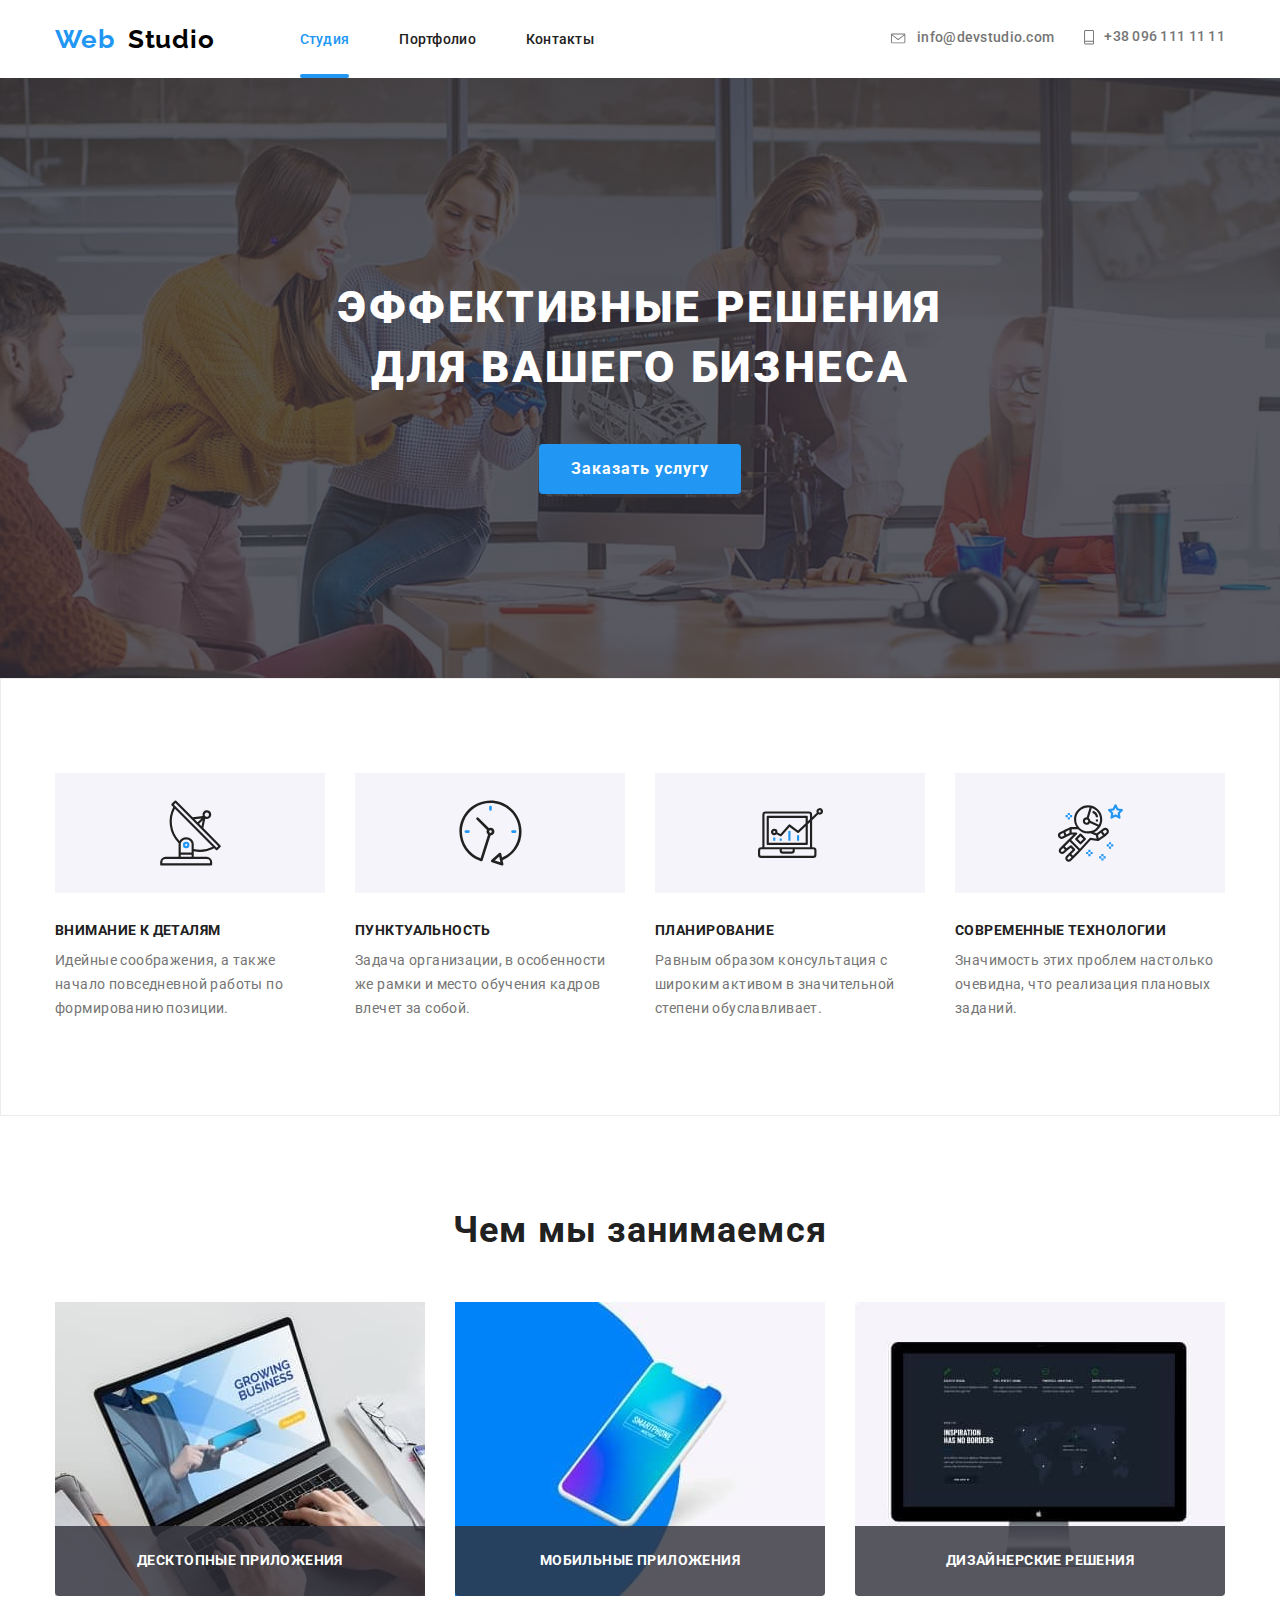
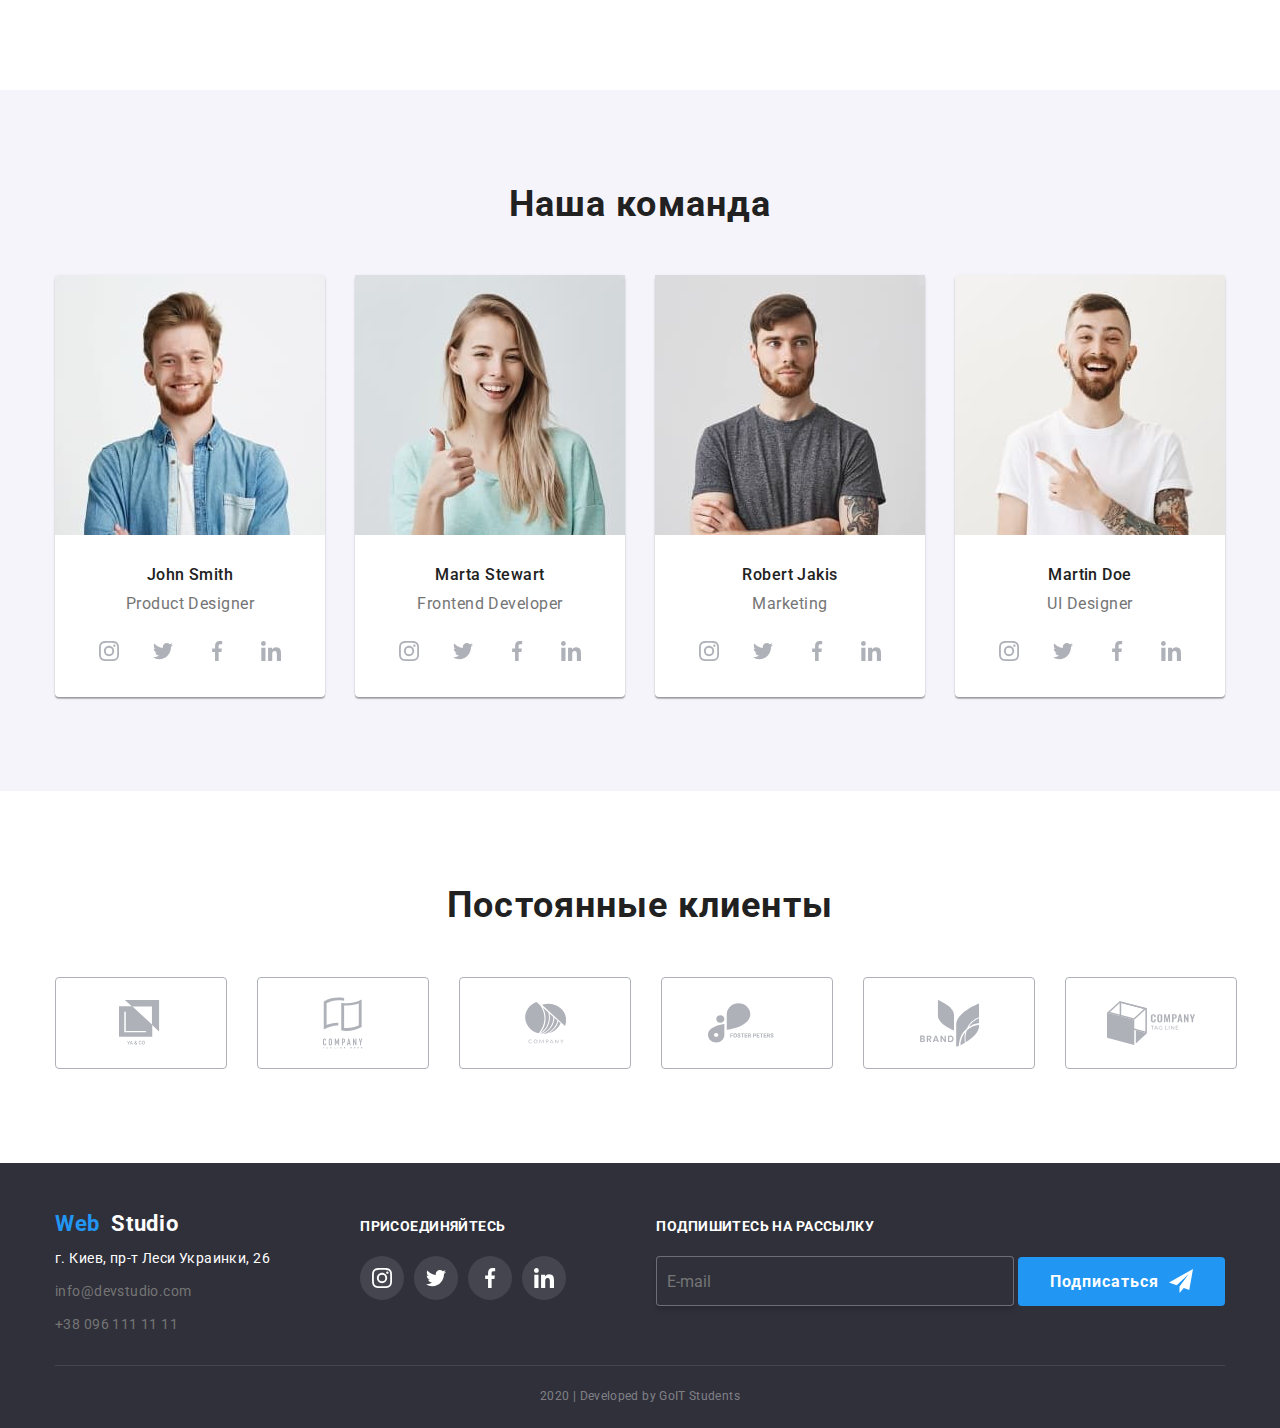
<file: index.html>
<!DOCTYPE html>
<html lang="ru">
  <head>
    <meta charset="UTF-8" />
    <meta name="viewport" content="width=device-width, initial-scale=1.0" />
    <link
      href="https://fonts.googleapis.com/css2?family=Raleway:wght@700&family=Roboto:wght@400;500;700;900&display=swap"
      rel="stylesheet"
    />
    <link
      rel="stylesheet"
      href="https://cdnjs.cloudflare.com/ajax/libs/modern-normalize/0.6.0/modern-normalize.min.css"
    />
    <link rel="stylesheet" href="./css/common.css" />
    <link rel="stylesheet" href="./css/main.css" />
    <title>goit-markup-hw-05</title>
  </head>
  <body>
    <!-- Шапка сайта -->

    <header class="container page-header">
      <nav class="main-nav">
        <a href="./index.html" class="logo-head link"
          ><span class="logo-web">Web &nbsp;</span
          ><span class="logo-nav">Studio</span></a
        >
        <!-- Контейнер с навигацией -->
        <ul class="site-nav list">
          <li class="item current">
            <a href="./index.html" class="link current">Студия</a>
          </li>
          <li class="item">
            <a href="./portfolio.html" class="link">Портфолио</a>
          </li>
          <li class="item"><a href="" class="link">Контакты</a></li>
        </ul>
      </nav>

      <!-- Контейнер почта и телефон -->

      <ul class="cont-nav list">
        <li class="item mail">
          <a href="mailto" class="mail link">
            <svg class="mail-icon">
              <use href="./img/sprite.svg#icon-mailicon"></use>
            </svg>
            info@devstudio.com</a
          >
        </li>
        <li class="item phone">
          <a href="tel:380961111111" class="phone link">
            <svg class="phone-icon">
              <use href="./img/sprite.svg#icon-phoneicon"></use>
            </svg>
            +38 096 111 11 11</a
          >
        </li>
      </ul>
    </header>

    <main>
      <!-- Герой -->

      <section class="section hero">
        <div class="overley">
          <h1 class="hero-title">
            эффективные решения <br />
            для вашего бизнеса
          </h1>
          <a href="" class="button">Заказать услугу</a>
        </div>
      </section>

      <!-- Наши преимущества -->

      <section class="section advantage">
        <div class="container">
          <h2 class="visually-hidden">Наши преимущества</h2>
          <ul class="list">
            <li class="item attention">
              <!-- <img class="img" src="./img/antenna.svg" alt="Иконка антенна" /> -->
              <div class="background-icon">
                <svg class="antenna-icon">
                  <use href="./img/sprite.svg#icon-antenna"></use>
                </svg>
              </div>
              <h3 class="advantage-title">Внимание к деталям</h3>
              <p class="text">
                Идейные соображения, а также начало повседневной работы по
                формированию позиции.
              </p>
            </li>
            <li class="item punctual">
              <!-- <img class="img" src="./img/clock.svg" alt="Иконка часы" /> -->
              <div class="background-icon">
                <svg class="antenna-icon">
                  <use href="./img/sprite.svg#icon-clock"></use>
                </svg>
              </div>
              <h3 class="advantage-title">Пунктуальность</h3>
              <p class="text">
                Задача организации, в особенности же рамки и место обучения
                кадров влечет за собой.
              </p>
            </li>
            <li class="item planning">
              <!-- <img class="img" src="./img/diagram.svg" alt="Иконка диаграмма" /> -->
              <div class="background-icon">
                <svg class="antenna-icon">
                  <use href="./img/sprite.svg#icon-diagram"></use>
                </svg>
              </div>
              <h3 class="advantage-title">Планирование</h3>
              <p class="text">
                Равным образом консультация с широким активом в значительной
                степени обуславливает.
              </p>
            </li>
            <li class="item technologies">
              <!-- <img class="img" src="./img/astronaut.svg" alt="Иконка астронавт" /> -->
              <div class="background-icon">
                <svg class="antenna-icon">
                  <use href="./img/sprite.svg#icon-astronaut"></use>
                </svg>
              </div>
              <h3 class="advantage-title">Современные технологии</h3>
              <p class="text">
                Значимость этих проблем настолько очевидна, что реализация
                плановых заданий.
              </p>
            </li>
          </ul>
        </div>
      </section>

      <!-- Чем мы занимаемся -->

      <section class="section doing">
        <div class="container doing">
          <h2>Чем мы занимаемся</h2>
          <ul class="list">
            <li class="item">
              <img
                src="./img/nout.jpg"
                alt="Ноутбук"
                width="370"
                height="294"
              />
              <p class="doing-text">Десктопные приложения</p>
            </li>
            <li class="item">
              <img
                src="./img/mobile.jpg"
                alt="Мобильный телефон"
                width="370"
                height="294"
              />
              <p class="doing-text">Мобильные приложения</p>
            </li>
            <li class="item">
              <img
                src="./img/comp.jpg"
                alt="Монитор компьютера"
                width="370"
                height="294"
              />
              <p class="doing-text">Дизайнерские решения</p>
            </li>
          </ul>
        </div>
      </section>

      <!-- Наша команда -->

      <section class="section team">
        <div class="container">
          <h2>Наша команда</h2>
          <ul class="list">
            <!-- John Smith -->
            <li class="item cards">
              <img
                src="./img/team-card-1.jpg"
                alt="Фото члена команды"
                width="270"
                height="260"
              />
              <h3 class="team-title">John Smith</h3>
              <p class="team-position">Product Designer</p>
              <ul class="list icon">
                <li class="item social">
                  <a
                    href="http://instagram.com/"
                    aria-label="ссылка Инстаграмм"
                    class="link"
                  >
                    <svg class="social-icon" width="20" height="20">
                      <use href="./img/sprite.svg#icon-instagram"></use>
                    </svg>
                  </a>
                </li>
                <li class="item social">
                  <a
                    href="http://twitter.com/"
                    aria-label="ссылка Твиттер"
                    class="link"
                  >
                    <svg class="social-icon" width="20" height="20">
                      <use href="./img/sprite.svg#icon-twitter"></use>
                    </svg>
                  </a>
                </li>
                <li class="item social">
                  <a
                    href="http://facebook.com/"
                    aria-label="ссылка Фейсбук"
                    class="link"
                  >
                    <svg class="social-icon" width="20" height="20">
                      <use href="./img/sprite.svg#icon-facebook"></use>
                    </svg>
                  </a>
                </li>
                <li class="item social">
                  <a
                    href="http://linkedin.com/"
                    aria-label="ссылка Фейсбук"
                    class="link"
                  >
                    <svg class="social-icon" width="20" height="20">
                      <use href="./img/sprite.svg#icon-linkedin"></use>
                    </svg>
                  </a>
                </li>
              </ul>
            </li>

            <!-- Marta Stewart -->
            <li class="item cards">
              <img
                src="./img/team-card-2.jpg"
                alt="Фото члена команды"
                width="270"
                height="260"
              />
              <h3 class="team-title">Marta Stewart</h3>
              <p class="team-position">Frontend Developer</p>
              <ul class="list icon">
                <li class="item social">
                  <a
                    href="http://instagram.com/"
                    aria-label="ссылка Инстаграмм"
                    class="link"
                  >
                    <svg class="social-icon" width="20" height="20">
                      <use href="./img/sprite.svg#icon-instagram"></use>
                    </svg>
                  </a>
                </li>
                <li class="item social">
                  <a
                    href="http://twitter.com/"
                    aria-label="ссылка Твиттер"
                    class="link"
                  >
                    <svg class="social-icon" width="20" height="20">
                      <use href="./img/sprite.svg#icon-twitter"></use>
                    </svg>
                  </a>
                </li>
                <li class="item social">
                  <a
                    href="http://facebook.com/"
                    aria-label="ссылка Фейсбук"
                    class="link"
                  >
                    <svg class="social-icon" width="20" height="20">
                      <use href="./img/sprite.svg#icon-facebook"></use>
                    </svg>
                  </a>
                </li>
                <li class="item social">
                  <a
                    href="http://linkedin.com/"
                    aria-label="ссылка Фейсбук"
                    class="link"
                  >
                    <svg class="social-icon" width="20" height="20">
                      <use href="./img/sprite.svg#icon-linkedin"></use>
                    </svg>
                  </a>
                </li>
              </ul>
            </li>

            <!-- Robert Jakis -->
            <li class="item cards">
              <img
                src="./img/team-card-3.jpg"
                alt="Фото члена команды"
                width="270"
                height="260"
              />
              <h3 class="team-title">Robert Jakis</h3>
              <p class="team-position">Marketing</p>
              <ul class="list icon">
                <li class="item social">
                  <a
                    href="http://instagram.com/"
                    aria-label="ссылка Инстаграмм"
                    class="link"
                  >
                    <svg class="social-icon" width="20" height="20">
                      <use href="./img/sprite.svg#icon-instagram"></use>
                    </svg>
                  </a>
                </li>
                <li class="item social">
                  <a
                    href="http://twitter.com/"
                    aria-label="ссылка Твиттер"
                    class="link"
                  >
                    <svg class="social-icon" width="20" height="20">
                      <use href="./img/sprite.svg#icon-twitter"></use>
                    </svg>
                  </a>
                </li>
                <li class="item social">
                  <a
                    href="http://facebook.com/"
                    aria-label="ссылка Фейсбук"
                    class="link"
                  >
                    <svg class="social-icon" width="20" height="20">
                      <use href="./img/sprite.svg#icon-facebook"></use>
                    </svg>
                  </a>
                </li>
                <li class="item social">
                  <a
                    href="http://linkedin.com/"
                    aria-label="ссылка Фейсбук"
                    class="link"
                  >
                    <svg class="social-icon" width="20" height="20">
                      <use href="./img/sprite.svg#icon-linkedin"></use>
                    </svg>
                  </a>
                </li>
              </ul>
            </li>

            <!-- Martin Doe -->
            <li class="item cards">
              <img
                src="./img/team-card-4.jpg"
                alt="Фото члена команды"
                width="270"
                height="260"
              />
              <h3 class="team-title">Martin Doe</h3>
              <p class="team-position">UI Designer</p>
              <ul class="list icon">
                <li class="item social">
                  <a
                    href="http://instagram.com/"
                    aria-label="ссылка Инстаграмм"
                    class="link"
                  >
                    <svg class="social-icon" width="20" height="20">
                      <use href="./img/sprite.svg#icon-instagram"></use>
                    </svg>
                  </a>
                </li>
                <li class="item social">
                  <a
                    href="http://twitter.com/"
                    aria-label="ссылка Твиттер"
                    class="link"
                  >
                    <svg class="social-icon" width="20" height="20">
                      <use href="./img/sprite.svg#icon-twitter"></use>
                    </svg>
                  </a>
                </li>
                <li class="item social">
                  <a
                    href="http://facebook.com/"
                    aria-label="ссылка Фейсбук"
                    class="link"
                  >
                    <svg class="social-icon" width="20" height="20">
                      <use href="./img/sprite.svg#icon-facebook"></use>
                    </svg>
                  </a>
                </li>
                <li class="item social">
                  <a
                    href="http://linkedin.com/"
                    aria-label="ссылка Фейсбук"
                    class="link"
                  >
                    <svg class="social-icon" width="20" height="20">
                      <use href="./img/sprite.svg#icon-linkedin"></use>
                    </svg>
                  </a>
                </li>
              </ul>
            </li>
          </ul>
        </div>
      </section>

      <!-- Постоянные клиенты -->
      <section class="section customer">
        <div class="container">
          <h2>
            Постоянные клиенты
          </h2>
          <ul class="list">
            <li class="item">
              <a href="" class="link">
                <svg class="customer-icon" width="44" height="49">
                  <use href="./img/sprite.svg#icon-customer-logo-1"></use>
                </svg>
              </a>
            </li>
            <li class="item">
              <a href="" class="link">
                <svg class="customer-icon" width="40" height="52">
                  <use href="./img/sprite.svg#icon-customer-logo-2"></use>
                </svg>
              </a>
            </li>
            <li class="item">
              <a href="" class="link">
                <svg class="customer-icon" width="41" height="42">
                  <use href="./img/sprite.svg#icon-customer-logo-3"></use>
                </svg>
              </a>
            </li>
            <li class="item">
              <a href="" class="link">
                <svg class="customer-icon" width="79" height="42">
                  <use href="./img/sprite.svg#icon-customer-logo-4"></use>
                </svg>
              </a>
            </li>
            <li class="item">
              <a href="" class="link">
                <svg class="customer-icon" width="59" height="47">
                  <use href="./img/sprite.svg#icon-customer-logo-5"></use>
                </svg>
              </a>
            </li>
            <li class="item">
              <a href="" class="link">
                <svg class="customer-icon" width="88" height="45">
                  <use href="./img/sprite.svg#icon-customer-logo-6"></use>
                </svg>
              </a>
            </li>
          </ul>
        </div>
      </section>
    </main>

    <!-- Футер -->
    <footer class="page-footer">
      <div class="container info">
        <div class="foot-child">
          <a href="./index.html" class="logo-foot link"
            ><span class="logo-web">Web &nbsp;</span
            ><span class="logo-foot">Studio</span></a
          >

          <!-- Контактная информация -->

          <address class="address company">
            г. Киев, пр-т Леси Украинки, 26
          </address>
          <address class="address">
            <a href="mailto" class="link mail">info@devstudio.com</a> <br />
            <a href="tel:380961111111" class="link tel">+38 096 111 11 11</a>
          </address>
        </div>

        <div class="foot-link">
          <b>присоединяйтесь</b>
          <!-- Соц ссылки -->
          <div class="social">
            <ul class="list">
              <li class="item">
                <a
                  href="http://instagram.com/"
                  aria-label="Ссылка на instagram"
                  class="link"
                >
                  <svg class="social-icon" width="20" height="20">
                    <use href="./img/sprite.svg#icon-instagram"></use>
                  </svg>
                </a>
              </li>
              <li class="item">
                <a
                  href="http://twitter.com/"
                  aria-label="Ссылка на twitter"
                  class="link twit"
                >
                  <svg class="social-icon" width="20" height="20">
                    <use href="./img/sprite.svg#icon-twitter"></use>
                  </svg>
                </a>
              </li>
              <li class="item">
                <a
                  href="http://facebook.com/"
                  aria-label="Ссылка на facebook"
                  class="link face"
                >
                  <svg class="social-icon" width="20" height="20">
                    <use href="./img/sprite.svg#icon-facebook"></use>
                  </svg>
                </a>
              </li>
              <li class="item">
                <a
                  href="http://linkedin.com/"
                  aria-label="Ссылка на linkedin"
                  class="link linkd"
                >
                  <svg class="social-icon" width="20" height="20">
                    <use href="./img/sprite.svg#icon-linkedin"></use>
                  </svg>
                </a>
              </li>
            </ul>
          </div>
        </div>
        <div class="foot-follow">
          <b>подпишитесь на рассылку</b><br />
          <input type="text" class="input" placeholder="  E-mail" />
          <a href="" class="button primary">Подписаться</a>
        </div>
      </div>

      <!-- Копирайт -->
      <div class="container">
        <p class="copyrigyt">2020 | Developed by GoIT Students</p>
      </div>
    </footer>
  </body>
</html>
</file>
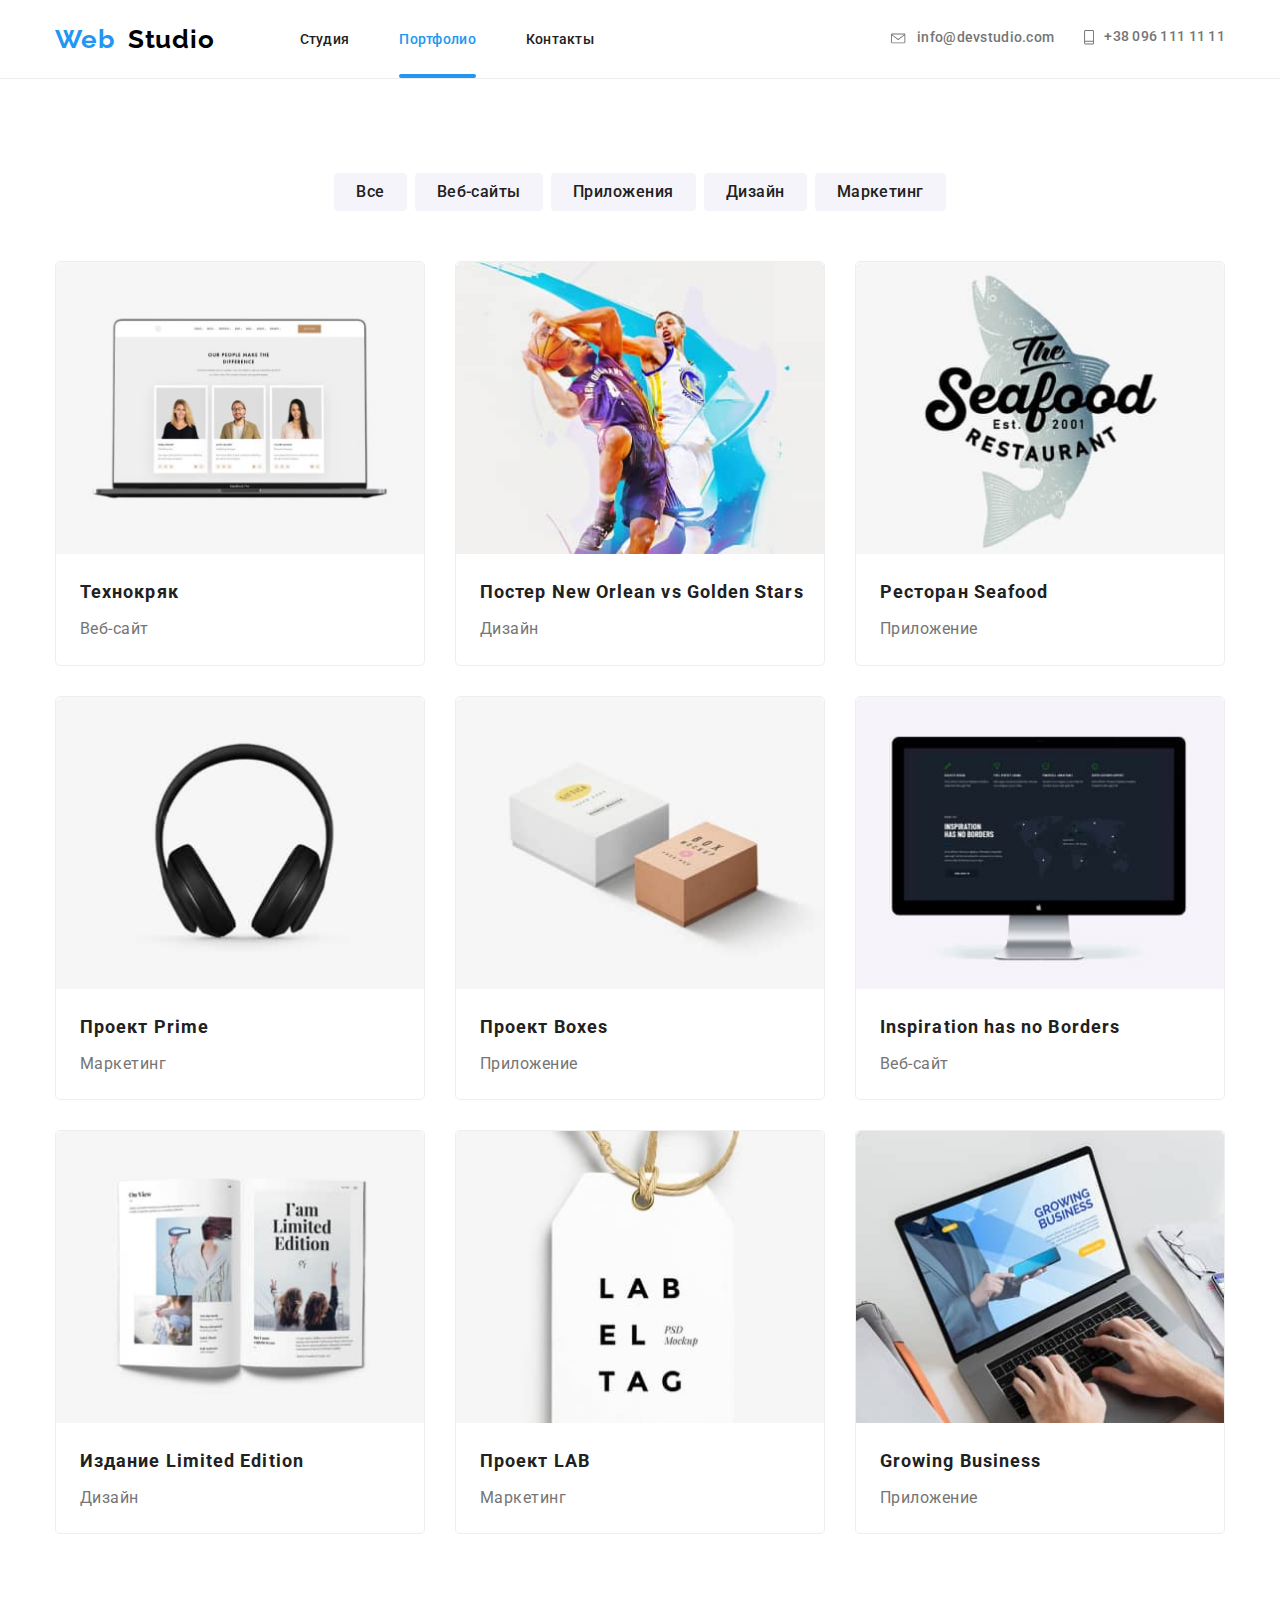
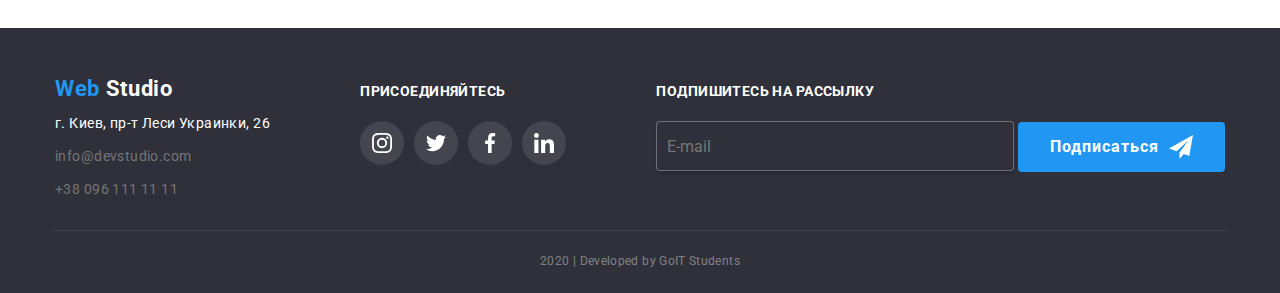
<file: portfolio.html>
<!DOCTYPE html>
<html lang="ru">
  <head>
    <meta charset="UTF-8" />
    <meta name="viewport" content="width=device-width, initial-scale=1.0" />
    <link
      href="https://fonts.googleapis.com/css2?family=Raleway:wght@700&family=Roboto:wght@400;500;700;900&display=swap"
      rel="stylesheet"
    />
    <link
      rel="stylesheet"
      href="https://cdnjs.cloudflare.com/ajax/libs/modern-normalize/0.6.0/modern-normalize.min.css"
    />
    <link rel="stylesheet" href="./css/common.css" />
    <link rel="stylesheet" href="./css/portfolio.css" />
    <title>Портфолио</title>
  </head>
  <body>
    <!-- Шапка сайта -->

        <header class="container page-header">
          <nav class="main-nav">
            <a href="./index.html" class="logo-head link"><span class="logo-web">Web &nbsp;</span><span
                class="logo-nav">Studio</span></a>
            <!-- Контейнер с навигацией -->
            <ul class="site-nav list">
              <li class="item">
                <a href="./index.html" class="link">Студия</a>
              </li>
              <li class="item current">
                <a href="./portfolio.html" class="link current">Портфолио</a>
              </li>
              <li class="item"><a href="" class="link">Контакты</a></li>
            </ul>
          </nav>
        
          <!-- Контейнер почта и телефон -->
        
          <ul class="cont-nav list">
            <li class="item mail">
              <a href="mailto" class="mail link">
                <svg class="mail-icon">
                  <use href="./img/sprite.svg#icon-mailicon"></use>
                </svg>
                info@devstudio.com</a>
            </li>
            <li class="item phone">
              <a href="tel:380961111111" class="phone link">
                <svg class="phone-icon">
                  <use href="./img/sprite.svg#icon-phoneicon"></use>
                </svg>
                +38 096 111 11 11</a>
            </li>
          </ul>
        </header>

    <main>
      <!-- Наши проекты -->

      <section class="projects">
        <div class="container">
          <h1 class="visually-hidden">Наши проекты</h1>

          <!-- Фильтр -->

          <ul class="list container-btn">
            <li><button type="button" class="button">Все</button></li>
            <li><button type="button" class="button">Веб-сайты</button></li>
            <li><button type="button" class="button">Приложения</button></li>
            <li><button type="button" class="button">Дизайн</button></li>
            <li><button type="button" class="button">Маркетинг</button></li>
          </ul>

          <ul class="list cards">
            <li class="projects-item">
              <a href="" class="link">
                <div class="box">
                <img
                  src="./img/portfolio/techno-1.jpg"
                  alt="Фото сайта"
                  width="370"
                  height="294"
              />
              <p class="text-projects">
                Технокряк это современная площадка распространения коронавируса.
                Компании используют эту платформу для цифрового шпионажа и атак
                на защищённые сервера конкурентов.
              </p>
              </div>
              <h2 class="title-projects">Технокряк</h2>
              <p class="text">Веб-сайт</p>
              
            </li></a>
            <li class="projects-item">
              <a href="" class="link">
                <div class="box">
                <img
                  src="./img/portfolio/poster-2.jpg"
                  alt="два спортсмена играют в баскетбол"
                  width="370"
                  height="294"
              />
            <p class="text-projects">
              Технокряк это современная площадка распространения коронавируса.
              Компании используют эту платформу для цифрового шпионажа и атак
              на защищённые сервера конкурентов.
            </p>
            </div>
              <h2 class="title-projects">Постер New Orlean vs Golden Stars</h2>
              <p class="text">Дизайн</p>
              
            </li></a>
            <li class="projects-item">
              <a href="" class="link">
                <div class="box">
                <img
                  src="./img/portfolio/seafood-3.jpg"
                  alt="Рыба на белом фоне"
                  width="370"
                  height="294"
              />
              <p class="text-projects">
                Технокряк это современная площадка распространения коронавируса.
                Компании используют эту платформу для цифрового шпионажа и атак
                на защищённые сервера конкурентов.
              </p>
              </div>
              <h2 class="title-projects">Ресторан Seafood</h2>
              <p class="text">Приложение</p>
              
            </li></a>
            <li class="projects-item">
              <a href="" class="link">
                <div class="box">
                <img
                  src="./img/portfolio/prime-4.jpg"
                  alt="Музыкальные наушники"
                  width="370"
                  height="294"
              />
              <p class="text-projects">
                Технокряк это современная площадка распространения коронавируса.
                Компании используют эту платформу для цифрового шпионажа и атак
                на защищённые сервера конкурентов.
              </p>
              </div>
              <h2 class="title-projects">Проект Prime</h2>
              <p class="text">Маркетинг</p>
              
            </li></a>
            <li class="projects-item">
              <a href="" class="link">
                <div class="box">
                <img
                  src="./img/portfolio/box-5.jpg"
                  alt="Два картонных коробка"
                  width="370"
                  height="294"
              />
              <p class="text-projects">
                Технокряк это современная площадка распространения коронавируса.
                Компании используют эту платформу для цифрового шпионажа и атак
                на защищённые сервера конкурентов.
              </p>
              </div>
              <h2 class="title-projects">Проект Boxes</h2>
              <p class="text">Приложение</p>
              
            </li></a>
            <li class="projects-item">
              <a href="" class="link">
                <div class="box">
                <img
                  src="./img/portfolio/inspiration-6.jpg"
                  alt="Монитор компьютера"
                  width="370"
                  height="294"
              />
              <p class="text-projects">
                Технокряк это современная площадка распространения коронавируса.
                Компании используют эту платформу для цифрового шпионажа и атак
                на защищённые сервера конкурентов.
              </p>
              </div>
              <h2 class="title-projects">Inspiration has no Borders</h2>
              <p class="text">Веб-сайт</p>
              
            </li></a>
            <li class="projects-item">
              <a href="" class="link">
                <div class="box">
                <img
                  src="./img/portfolio/edition-7.jpg"
                  alt="Журнал со статьями и фото"
                  width="370"
                  height="294"
              />
              <p class="text-projects">
                Технокряк это современная площадка распространения коронавируса.
                Компании используют эту платформу для цифрового шпионажа и атак
                на защищённые сервера конкурентов.
              </p>
              </div>
              <h2 class="title-projects">Издание Limited Edition</h2>
              <p class="text">Дизайн</p>
              
            </li></a>
            <li class="projects-item">
              <a href="" class="link">
                <div class="box">
                <img
                  src="./img/portfolio/lab-8.jpg"
                  alt="Карточка тега"
                  width="370"
                  height="294"
              />
              <p class="text-projects">
                Технокряк это современная площадка распространения коронавируса.
                Компании используют эту платформу для цифрового шпионажа и атак
                на защищённые сервера конкурентов.
              </p>
              </div>
              <h2 class="title-projects">Проект LAB</h2>
              <p class="text">Маркетинг</p>
              
            </li></a>
            <li class="projects-item">
              <a href="" class="link">
                <div class="box">
                <img
                  src="./img/portfolio/business-9.jpg"
                  alt="Человек печатает на ноутбуке"
                  width="370"
                  height="294"
              />
              <p class="text-projects">
                Технокряк это современная площадка распространения коронавируса.
                Компании используют эту платформу для цифрового шпионажа и атак
                на защищённые сервера конкурентов.
              </p>
              </div>
              <h2 class="title-projects">Growing Business</h2>
              <p class="text">Приложение</p>
              
            </li></a>
          </ul>
        </div>
      </section>
    </main>

    <!-- Футер -->
  <footer class="page-footer">
    <div class="container info">
      <div class="foot-child">
        <a href="./index.html" class="logo-foot link"><span class="logo-web">Web&nbsp</span><span
            class="logo-foot">Studio</span></a>
  
        <!-- Контактная информация -->
  
        <address class="address company">
          г. Киев, пр-т Леси Украинки, 26
        </address>
        <address class="address">
          <a href="mailto" class="link mail">info@devstudio.com</a> <br />
          <a href="tel:380961111111" class="link tel">+38 096 111 11 11</a>
        </address>
      </div>
  
      <div class="foot-link">
  
        <b>присоединяйтесь</b>
        <!-- Соц ссылки -->
        <div class="social">
          <ul class="list">
            <li class="item">
              <a href="http://instagram.com/" aria-label="Ссылка на instagram" class="link">
                <svg class="social-icon" width="20" height="20">
                  <use href="./img/sprite.svg#icon-instagram">
                  </use>
                </svg>
              </a>
            </li>
            <li class="item">
              <a href="http://twitter.com/" aria-label="Ссылка на twitter" class="link  twit">
                <svg class="social-icon" width="20" height="20">
                  <use href="./img/sprite.svg#icon-twitter">
                  </use>
                </svg>
              </a>
            </li>
            <li class="item">
              <a href="http://facebook.com/" aria-label="Ссылка на facebook" class="link  face">
                <svg class="social-icon" width="20" height="20">
                  <use href="./img/sprite.svg#icon-facebook">
                  </use>
                </svg>
              </a>
            </li>
            <li class="item">
              <a href="http://linkedin.com/" aria-label="Ссылка на linkedin" class="link linkd">
                <svg class="social-icon" width="20" height="20">
                  <use href="./img/sprite.svg#icon-linkedin">
                  </use>
                </svg>
              </a>
            </li>
          </ul>
        </div>
      </div>
      <div class="foot-follow">
        <b>подпишитесь на рассылку</b><br />
        <input type="text" class="input" placeholder="  E-mail" />
        <a href="" class="button primary">Подписаться</a>
      </div>
    </div>
  
    <!-- Копирайт -->
    <div class="container">
      <p class="copyrigyt">2020 | Developed by GoIT Students</p>
    </div>
  </footer>
        </body>
</html>
</file>
<file: css/common.css>
:root {
  --primery-text-color: #757575;
  --title-text-color: #212121;
  --accent-text-color: #2196f3;
  --primary-white-color: #ffffff;
  --foot-primery-color: #2f303a;
  --color-bg-child: #f5f4fa;
}

body {
  margin: 0;
  font-family: 'Roboto', sans-serif;
  /* background-color: var(--primary-white-color); */
  color: var(--primery-text-color);
}

/* Утилиты */
/* 
img {
  display: block;
  max-width: 100%;
  height: auto;
} */

.list {
  list-style: none;
  margin: 0;
  padding: 0;
}

.link {
  text-decoration: none;
  color: var(--primery-text-color);
  cursor: pointer;
}

.container {
  margin-left: auto; /*центрирование блока навигации*/
  margin-right: auto; /*центрирование блока навигации*/
  width: 1200px; /*задаем размер блока 1170 согласно сетки с дизайна + учитываем отступы слева и справа по 15px*/
  padding-left: 15px;
  padding-right: 15px;

  /* outline: 2px solid tomato; */
}

.visually-hidden {
  position: absolute !important;
  clip: rect(1px 1px 1px 1px); /* IE6, IE7 */
  clip: rect(1px, 1px, 1px, 1px);
  padding: 0 !important;
  border: 0 !important;
  height: 1px !important;
  width: 1px !important;
  overflow: hidden;
}

/* Шапка сайта */

.page-header {
  display: flex;
  justify-content: space-between;
  background-color: var(--primary-white-color);
}

/* Логотип */
.logo {
  letter-spacing: 0.03em;
}

.logo-head {
  font-family: 'Raleway', sans-serif;
  font-weight: 700;
  font-size: 26px;
  line-height: 1.19;
  text-decoration: none;
  letter-spacing: 0.03em;
}

.logo-foot {
  margin-bottom: 10px;

  font-weight: 700;
  font-size: 22px;
  line-height: 1.18;
  letter-spacing: 0.03em;
}

.logo-web {
  color: #2196f3;
}

.logo-nav {
  color: #000000;
}

/* main container */
.main-nav {
  display: flex;
  align-items: center;
}

/* Навигация сайта */
.site-nav {
  display: flex;
  margin-left: 85px;
}

.cont-nav {
  display: flex;
  margin-left: auto;
  align-items: center;
}

.cont-nav > .item.phone {
  margin-left: 30px;
}

.site-nav .item + .item {
  /* для применения св-ва только тем элементам у которых есть сосед сверху (согласно списка Li в разметке html */
  margin-left: 50px;
  /* outline: 2px solid tomato; */
}

/* можно применить правило новее
.site-nav .item:not(:last-chaild)
margin-left: 50px; */

.site-nav .link {
  position: relative;
  display: block; /* вертикальная геометрия не работает в строчных эл., поэтому делаем эл. строчно-блочным или блочным как в нашем случае */
  padding-top: 32px;
  padding-bottom: 32px;
  font-weight: 500;
  font-size: 14px;
  line-height: 1;
  letter-spacing: 0.02em;
  color: var(--title-text-color);
  transition: color 250ms cubic-bezier(0.4, 0, 0.2, 1);
}

.site-nav .link.current {
  color: var(--accent-text-color);
}

.site-nav .link.current::after {
  opacity: 1;
}

.site-nav .link::after {
  content: '';
  position: absolute;
  left: 0;
  bottom: 0;
  display: block;
  width: 100%;
  height: 4px;
  background-color: var(--accent-text-color);
  border-radius: 2px;
  opacity: 0;
  transition: opacity 250ms cubic-bezier(0.4, 0, 0.2, 1);
}

.site-nav .link:hover,
.site-nav .link:focus,
.cont-nav .link:hover,
.cont-nav .link:focus,
.address > .link:hover,
.address > .link:focus,
.foot-link .link:hover,
.foot-link .link:focus {
  color: var(--accent-text-color);
  transition: color 250ms cubic-bezier(0.4, 0, 0.2, 1);
}

.cont-nav .link {
  display: inline-flex;
  align-items: center;
  font-weight: 500;
  font-size: 14px;
  line-height: 1.14;
  letter-spacing: 0.02em;
  color: var(--primery-text-color);
  transition: color 250ms cubic-bezier(0.4, 0, 0.2, 1);
}

/* svg иконка почты */
.cont-nav .mail-icon {
  width: 16px;
  height: 11px;
  margin-right: 10px;

  fill: currentColor;
  cursor: pointer;
}

/* svg иконка телефон */
.cont-nav .phone-icon {
  width: 10px;
  height: 15px;
  margin-right: 10px;

  fill: currentColor;
  cursor: pointer;
}

/* Футер */

.page-footer {
  min-height: 253px;
  background-color: var(--foot-primery-color);
  color: var(--primary-white-color);
}

.page-footer .container.info {
  display: flex;
  align-items: baseline;
  justify-content: space-between;
  padding-top: 48px;
  padding-bottom: 28px;
}

.page-footer .address {
  font-size: 14px;
  line-height: 1.71;
  letter-spacing: 0.03em;
}

.logo-foot {
  color: var(--primary-white-color);
}

.logo-foot.link {
  display: inline-block;
  margin-bottom: 10px;
}

.address.company {
  margin-bottom: 9px;
  font-family: inherit;
  font-style: normal;
}

.address .link {
  font-family: inherit;
  font-style: normal;
  font-weight: 400;
  font-size: 14px;
  line-height: 1.71;

  letter-spacing: 0.03em;
}

.address .link.mail {
  display: inline-block;
  margin-bottom: 9px;
}

.page-footer b {
  display: inline-block;
  margin-bottom: 21px;
  text-transform: uppercase;
  font-size: 14px;
  line-height: 1.14;
  letter-spacing: 0.03em;
}

/* Ссылки соц сетей команды и футер */

.social .list {
  display: flex;
  justify-items: center;
}

.social .link {
  display: flex;
  justify-content: center;
  align-items: center;
  width: 44px;
  height: 44px;

  color: var(--primary-white-color);
  background-color: rgba(255, 255, 255, 0.1);

  border-radius: 50%;
  transition: background-color 250ms cubic-bezier(0.4, 0, 0.2, 1),
    color 250ms cubic-bezier(0.4, 0, 0.2, 1);
}

.social .social-icon {
  fill: currentColor;
}

.social .link:hover,
.social .link:focus {
  color: var(--primary-white-color);
  background-color: var(--accent-text-color);
  transition: background-color 250ms cubic-bezier(0.4, 0, 0.2, 1),
    color 250ms cubic-bezier(0.4, 0, 0.2, 1);
  transform: scale3d(1.1, 1.1, 1.1);
}

.foot-link .social .item {
  margin-right: 10px;
}

.foot-link .social .item:nth-child(4n) {
  margin-right: 0;
}

.input {
  padding-top: 18px;
  padding-bottom: 18px;
  width: 358px;
  height: 50px;
  border: 1px solid rgba(255, 255, 255, 0.3);
  box-sizing: border-box;
  box-shadow: 0px 4px 4px rgba(0, 0, 0, 0.15);
  border-radius: 4px;

  background-color: var(--foot-primery-color);
}

.page-footer h3 {
  font-weight: 700;
  font-size: 15px;
  line-height: 1.6;
  letter-spacing: -0.015em;
  color: var(--primary-white-color);
}

.page-footer .list {
  font-size: 15px;
  line-height: 1.6;
  letter-spacing: -0.015em;
  color: var(--primary-white-color);
}

.button.primary {
  display: inline-flex;
  align-items: center;
  min-width: 200px;
  border-radius: 4px;
  padding: 10px 32px;
  text-align: center;
  cursor: pointer;

  color: var(--primary-white-color);
  background-color: var(--accent-text-color);

  text-decoration: none;
  font-weight: 700;
  font-size: 16px;
  line-height: 1.87;
  letter-spacing: 0.06em;
}

.button.primary::after {
  content: '';
  width: 24px;
  height: 24px;
  margin-left: 10px;
  background-image: url('../img/icon/icon-send.svg');
  background-size: contain;
}

.copyrigyt {
  margin-top: 0;
  margin-bottom: 0;
  padding-top: 18px;
  padding-bottom: 20px;
  border-top: 1px solid rgba(255, 255, 255, 0.1);
  text-align: center;
  font-size: 12px;
  line-height: 2;
  letter-spacing: 0.03em;
  color: rgba(255, 255, 255, 0.4);
}

/* .button.secondary {
  text-decoration-line: none;
  color: var(--primary-white-color);
} */
</file>
<file: css/main.css>
/* цвет основной + телефон в шапке #757575 */
/* цвет заголовков #212121 */
/* акцент #2196F3 */
/* белый #FFFFFF */
/* телефон, почта футер rgba(255, 255, 255, 0.6) */

:root {
  --primery-text-color: #757575;
  --title-text-color: #212121;
  --accent-text-color: #2196f3;
  --primary-white-color: #ffffff;
  --color-bg-child: #f5f4fa;
  --color-social-links: #afb1b8;
}

.section {
  padding-top: 94px;
  padding-bottom: 94px;
}
/* Герой */

.section.hero {
  padding-top: 0;
  padding-bottom: 0;
}

.hero > .overley {
  height: 600px;
  max-width: 1600px;
  margin-left: auto;
  margin-right: auto;

  background-color: #757575;
  background-image: linear-gradient(
      to right,
      rgba(47, 48, 58, 0.8),
      rgba(47, 48, 58, 0.8)
    ),
    url('../img/hero/hero-img.jpg');
  background-repeat: no-repeat;
  background-position: center;
  background-size: cover;
}

.hero {
  text-align: center;
}

.hero-title {
  margin-top: 0;
  margin-bottom: 46px;
  padding-top: 200px;

  color: var(--primary-white-color);

  text-transform: uppercase;
  font-weight: 900;
  font-size: 44px;
  line-height: 1.36;
  letter-spacing: 0.06em;
}

.hero .button {
  display: inline-block;
  margin-bottom: 200px;
  min-width: 200px;
  padding: 10px 32px;
  text-align: center;

  color: var(--primary-white-color);
  background-color: var(--accent-text-color);
  border-radius: 4px;

  text-decoration: none;
  font-weight: 700;
  font-size: 16px;
  line-height: 1.88;
  letter-spacing: 0.06em;
}

/* Наши преимущества */

.section.advantage {
  border: 1px solid #ececec;
}

.advantage .list {
  display: flex;
}

.advantage .item {
  margin-right: 30px;
  width: calc((100% - 90px) / 4);
}

.advantage .item:nth-child(4n) {
  margin-right: 0;
}

.advantage .item:nth-child(4n) {
  margin-bottom: 0;
}

.advantage .background-icon {
  display: flex;
  justify-content: center;
  align-items: center;
  width: 270px;
  margin-bottom: 30px;
  height: 120px;
  background-color: #f5f4fa;
}

.antenna-icon {
  width: 65px;
  height: 70px;
  align-items: center;
}

.section h2 {
  margin-top: 0;
  margin-bottom: 50px;
  font-weight: 700;
  font-size: 36px;
  line-height: 1.16;
  text-align: center;
  letter-spacing: 0.03em;
  color: var(--title-text-color);
}

.advantage-title {
  margin-top: 0;
  margin-bottom: 10px;
  font-weight: 700;
  font-size: 14px;
  line-height: 1.14;
  letter-spacing: 0.03em;
  text-transform: uppercase;
  color: var(--title-text-color);
}

.advantage p {
  margin-top: 0;
  margin-bottom: 0;
  font-weight: 400;
  font-size: 14px;
  line-height: 1.71;
  letter-spacing: 0.03em;
}

/* Чем мы занимаемся */

.doing .list {
  display: flex;
}

.doing .item {
  position: relative;
  margin-right: 30px;
  width: calc((100% - 60px) / 3);
  text-align: center;
}

.doing .item:nth-child(3n) {
  margin-right: 0;
}

.doing .item:nth-child(3n) {
  margin-bottom: 0;
}

.doing img {
  display: block; /* занимает местопо ширине родителя-блока, пропадает 4px снизу картинки */
}

.doing-text {
  position: absolute;
  width: 100%;
  height: 70px;
  bottom: 0;
  margin: 0;
  padding: 27px;
  background: rgba(47, 48, 58, 0.8);
  border-radius: 0px 0px 4px 4px;
  font-weight: 700;
  font-size: 14px;
  line-height: 1.14;
  text-align: center;
  letter-spacing: 0.03em;
  text-transform: uppercase;

  color: var(--primary-white-color);
}

/* Наша команда */

.section.team {
  background-color: var(--color-bg-child);
}

.team .list {
  display: flex;
  justify-content: space-between;
}

.team img {
  display: block; /* занимает местопо ширине родителя-блока, пропадает 4px снизу картинки */
  margin-bottom: 30px;
}

.team .item.cards {
  background-color: var(--primary-white-color);
  border-radius: 4px;
  box-shadow: 0px 2px 1px rgba(0, 0, 0, 0.2), 0px 1px 1px rgba(0, 0, 0, 0.14),
    0px 1px 3px rgba(0, 0, 0, 0.12);
}

.team-title {
  margin-top: 0;

  margin-bottom: 10px;
  font-weight: 500;
  font-size: 16px;
  line-height: 1.19;
  letter-spacing: 0.03em;
  color: var(--title-text-color);
  text-align: center;
}

.team-position {
  margin: 0;
  margin-bottom: 16px;
  font-weight: 400;
  font-size: 16px;
  line-height: 1.19;
  letter-spacing: 0.03em;
  text-align: center;
  color: var(--primery-text-color);
}

.team .list.icon {
  display: flex;
  justify-content: center;
  margin-bottom: 24px;
}

.team .item.social {
  margin-right: 10px;
}

.team .item.social:nth-child(4n) {
  margin-right: 0;
}

.team .link {
  display: flex;
  justify-content: center;
  align-items: center;

  width: 44px;
  height: 44px;
  border-radius: 50%;

  color: var(--color-social-links);
}

/* .team .link:hover,
.team .link:focus {
  color: var(--primary-white-color);
  background-color: var(--accent-text-color);
} */

.team .social-icon {
  fill: currentColor;
}

/* Постоянные клиенты */
.customer .list {
  display: flex;
  justify-content: space-evenly;
}

.customer .item {
  margin-right: 30px;
  width: calc((100% - 60px) / 6);
  border: 1px solid #afb1b8;
  box-sizing: border-box;
  border-radius: 4px;
  transition: border 250ms cubic-bezier(0.4, 0, 0.2, 1);
}

.customer .item:nth-child(6n) {
  margin-right: 0;
}

.customer .link {
  display: flex;
  justify-content: center;
  align-items: center;
  width: 170px;
  height: 90px;
  color: var(--color-social-links);
  transition: color 250ms cubic-bezier(0.4, 0, 0.2, 1);
}

.customer .link:hover,
.customer .link:focus {
  color: var(--accent-text-color);
  transition: color 250ms cubic-bezier(0.4, 0, 0.2, 1);
}

.customer-icon {
  fill: currentColor;
  cursor: pointer;
}

.customer .item:hover,
.customer .item:focus {
  border: 1px solid var(--accent-text-color);
  transition: border 250ms cubic-bezier(0.4, 0, 0.2, 1);
}
</file>
<file: css/portfolio.css>
:root {
  --primery-text-color: #757575;
  --title-text-color: #212121;
  --accent-text-color: #2196f3;
  --primary-white-color: #ffffff;
  --foot-primery-color: #2f303a;
  --color-bg-child: #f5f4fa;
}
.projects {
  border-top: 1px solid #ececec;
}
.projects-item .box {
  position: relative;
}

.projects-item > .link {
  display: block;
}

.projects img {
  display: block;
  max-width: 100%;
  height: auto;
  border-radius: 5px 5px 0px 0px;
}

.title-primary {
  margin-top: 0;
  margin-bottom: 0;
  color: white;
}

.projects .list.container-btn {
  display: flex;
  justify-content: center;
  padding-top: 94px;
  margin-bottom: 50px;
  text-align: center;
}

.container-btn li {
  margin-right: 8px;
}
/* width: 130px;
  height: 38px; */

.button {
  padding: 6px 22px;
  font-family: inherit;
  font-weight: 500;
  font-size: 16px;
  line-height: 1.63;
  text-align: center;
  letter-spacing: 0.03em;

  border: transparent;
  border-radius: 4px;
  color: var(--title-text-color);
  background: #f5f4fa;

  transition: background-color 250ms cubic-bezier(0.4, 0, 0.2, 1),
    color 250ms cubic-bezier(0.4, 0, 0.2, 1),
    box-shadow 250ms cubic-bezier(0.4, 0, 0.2, 1);
}

.button:hover,
.button:focus {
  color: var(--primary-white-color);
  background-color: var(--accent-text-color);
  box-shadow: 0px 2px 2px rgba(0, 0, 0, 0.12), 0px 1px 2px rgba(0, 0, 0, 0.08),
    0px 3px 1px rgba(0, 0, 0, 0.1);
}

.container-btn li:nth-child(5n) {
  margin-right: 0;
}

.title-projects {
  margin-top: 0;
  margin-bottom: 4px;

  color: var(--title-text-color);
  font-weight: 700;
  font-size: 18px;
  padding-left: 24px;
  padding-top: 20px;
  line-height: 2;
  letter-spacing: 0.06em;
}

.text {
  margin-top: 0;
  margin-bottom: 0px;
  padding-bottom: 20px; /* для полного фокуса карточки задаю не margin-bottom а  padding-bottom: 20px */

  font-weight: 400;
  font-size: 16px;
  padding-left: 24px;
  line-height: 1.88;
  letter-spacing: 0.03em;
}

.text-projects {
  position: absolute;
  top: 0;
  right: 0;
  margin-top: 0;
  margin-bottom: 0;
  padding: 63px 24px;
  width: 370px;
  height: 294px;

  font-weight: 400;
  font-size: 18px;
  line-height: 1.87;
  letter-spacing: 0.03em;
  color: var(--primary-white-color);

  background-color: rgba(33, 150, 243, 0.9);

  opacity: 1;
  transform: translateY(100%);
  transition: transform 250ms cubic-bezier(0.4, 0, 0.2, 1);
}

.projects-item:hover .text-projects,
.projects-item .link:focus .text-projects {
  opacity: 1;
  transform: translateY(0);
}

.cards .link:hover,
.cards .link:focus {
  box-shadow: 1px 4px 6px rgba(0, 0, 0, 0.16), 0px 4px 4px rgba(0, 0, 0, 0.06),
    0px 1px 1px rgba(0, 0, 0, 0.12);
  transition: box-shadow 250ms cubic-bezier(0.4, 0, 0.2, 1);
  cursor: pointer;
}

.box {
  overflow: hidden;
}

/* выстраиваем элементы в сетку 3*3 */

.projects .list.cards {
  display: flex;
  flex-wrap: wrap;
  padding-bottom: 94px;
}

.projects-item {
  margin-right: 30px;
  margin-bottom: 30px;
  width: calc((100% - 60px) / 3);
  /* 100% ширины родителя минус margin между колонками (30px*) делим на 3 колонки */

  border: 1px solid #eeeeee;
  border-radius: 5px;
}

.projects-item:nth-child(3n) {
  margin-right: 0;
}

.projects-item:nth-last-child(-n + 3) {
  margin-bottom: 0;
}

/* Альтернативный вариант - всем кроме третьего задать отступ (справа/снизу) 30px */

/* .projects-item:not(:nth-child(3n)) {
  margin-right: 30px;
} */

/* .projects-item:not(:nth-last-child(-n + 3)) {
  margin-bottom: 30px;
} */
</file>
